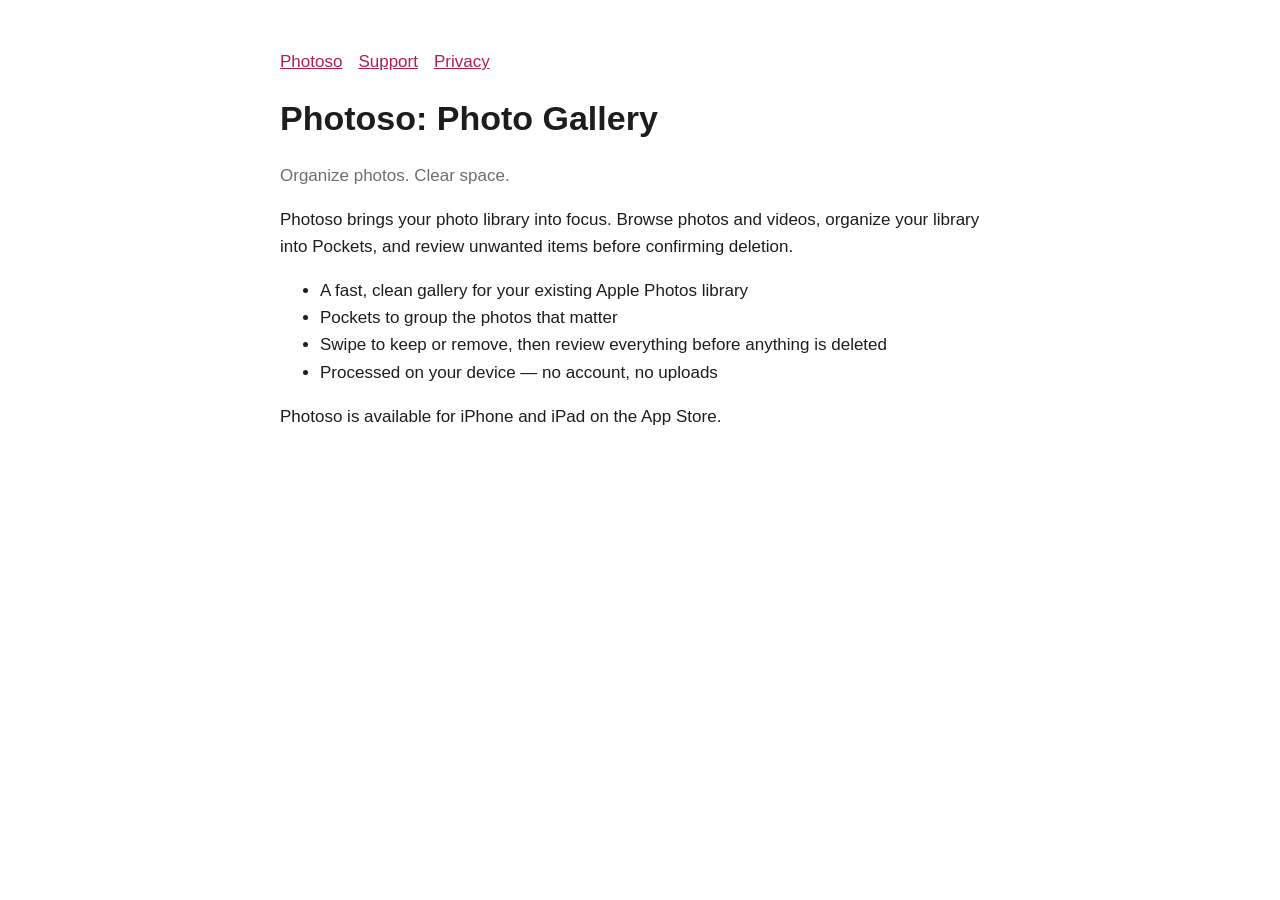
<file: index.html>
<!doctype html><html lang="en"><head><meta charset="utf-8"><meta name="viewport" content="width=device-width,initial-scale=1"><title>Photoso: Photo Gallery</title><link rel="stylesheet" href="style.css"></head><body><main><nav><a href="./">Photoso</a><a href="support.html">Support</a><a href="privacy.html">Privacy</a></nav>
<h1>Photoso: Photo Gallery</h1><p class="muted">Organize photos. Clear space.</p>
<p>Photoso brings your photo library into focus. Browse photos and videos, organize your library into Pockets, and review unwanted items before confirming deletion.</p>
<ul><li>A fast, clean gallery for your existing Apple Photos library</li><li>Pockets to group the photos that matter</li><li>Swipe to keep or remove, then review everything before anything is deleted</li><li>Processed on your device — no account, no uploads</li></ul>
<p>Photoso is available for iPhone and iPad on the App Store.</p></main></body></html>
</file>
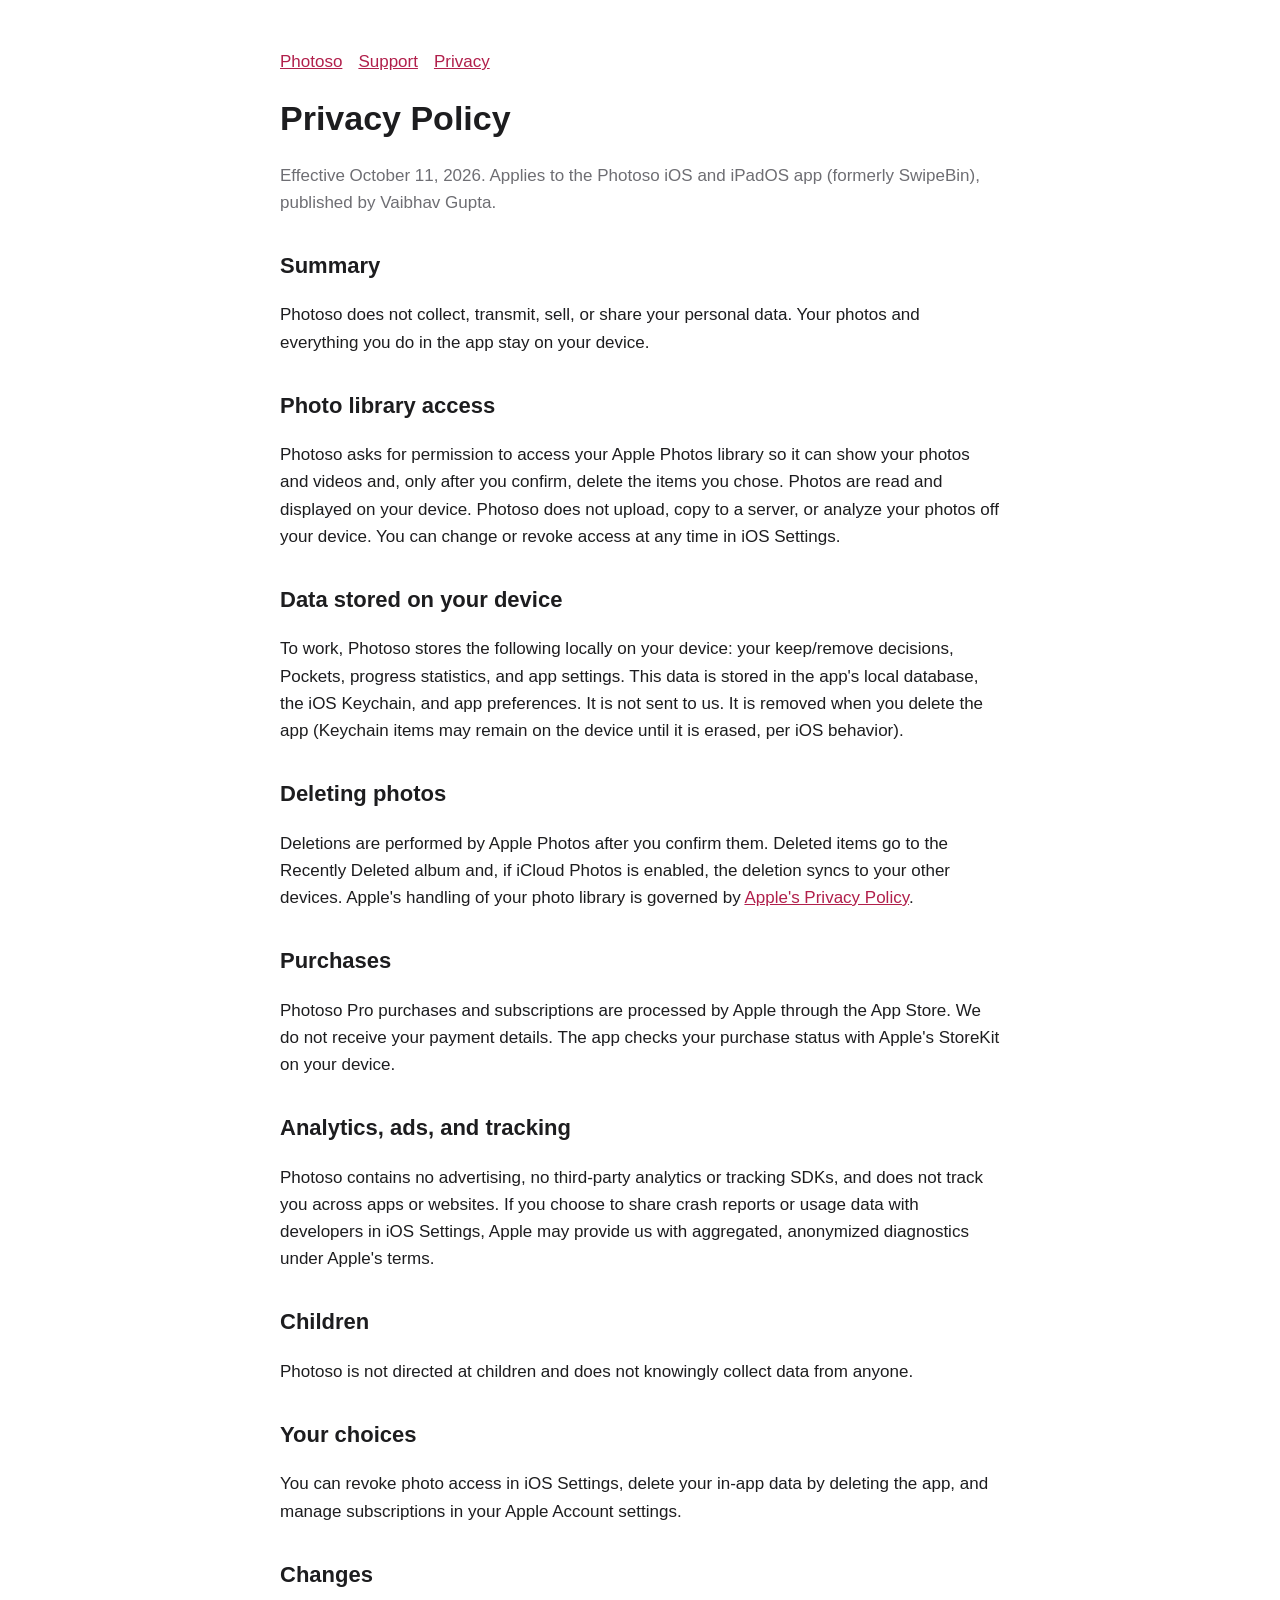
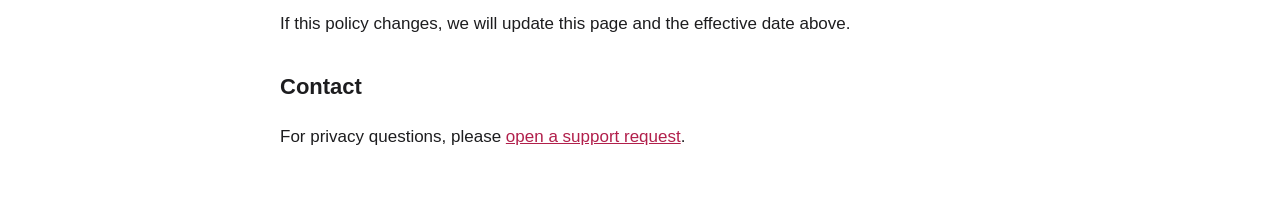
<file: privacy.html>
<!doctype html><html lang="en"><head><meta charset="utf-8"><meta name="viewport" content="width=device-width,initial-scale=1"><title>Photoso Privacy Policy</title><link rel="stylesheet" href="style.css"></head><body><main><nav><a href="./">Photoso</a><a href="support.html">Support</a><a href="privacy.html">Privacy</a></nav>
<h1>Privacy Policy</h1><p class="muted">Effective October 11, 2026. Applies to the Photoso iOS and iPadOS app (formerly SwipeBin), published by Vaibhav Gupta.</p>
<h2>Summary</h2><p>Photoso does not collect, transmit, sell, or share your personal data. Your photos and everything you do in the app stay on your device.</p>
<h2>Photo library access</h2><p>Photoso asks for permission to access your Apple Photos library so it can show your photos and videos and, only after you confirm, delete the items you chose. Photos are read and displayed on your device. Photoso does not upload, copy to a server, or analyze your photos off your device. You can change or revoke access at any time in iOS Settings.</p>
<h2>Data stored on your device</h2><p>To work, Photoso stores the following locally on your device: your keep/remove decisions, Pockets, progress statistics, and app settings. This data is stored in the app's local database, the iOS Keychain, and app preferences. It is not sent to us. It is removed when you delete the app (Keychain items may remain on the device until it is erased, per iOS behavior).</p>
<h2>Deleting photos</h2><p>Deletions are performed by Apple Photos after you confirm them. Deleted items go to the Recently Deleted album and, if iCloud Photos is enabled, the deletion syncs to your other devices. Apple's handling of your photo library is governed by <a href="https://www.apple.com/legal/privacy/">Apple's Privacy Policy</a>.</p>
<h2>Purchases</h2><p>Photoso Pro purchases and subscriptions are processed by Apple through the App Store. We do not receive your payment details. The app checks your purchase status with Apple's StoreKit on your device.</p>
<h2>Analytics, ads, and tracking</h2><p>Photoso contains no advertising, no third-party analytics or tracking SDKs, and does not track you across apps or websites. If you choose to share crash reports or usage data with developers in iOS Settings, Apple may provide us with aggregated, anonymized diagnostics under Apple's terms.</p>
<h2>Children</h2><p>Photoso is not directed at children and does not knowingly collect data from anyone.</p>
<h2>Your choices</h2><p>You can revoke photo access in iOS Settings, delete your in-app data by deleting the app, and manage subscriptions in your Apple Account settings.</p>
<h2>Changes</h2><p>If this policy changes, we will update this page and the effective date above.</p>
<h2>Contact</h2><p>For privacy questions, please <a href="https://github.com/callmevg/photoso/issues/new">open a support request</a>.</p></main></body></html>
</file>
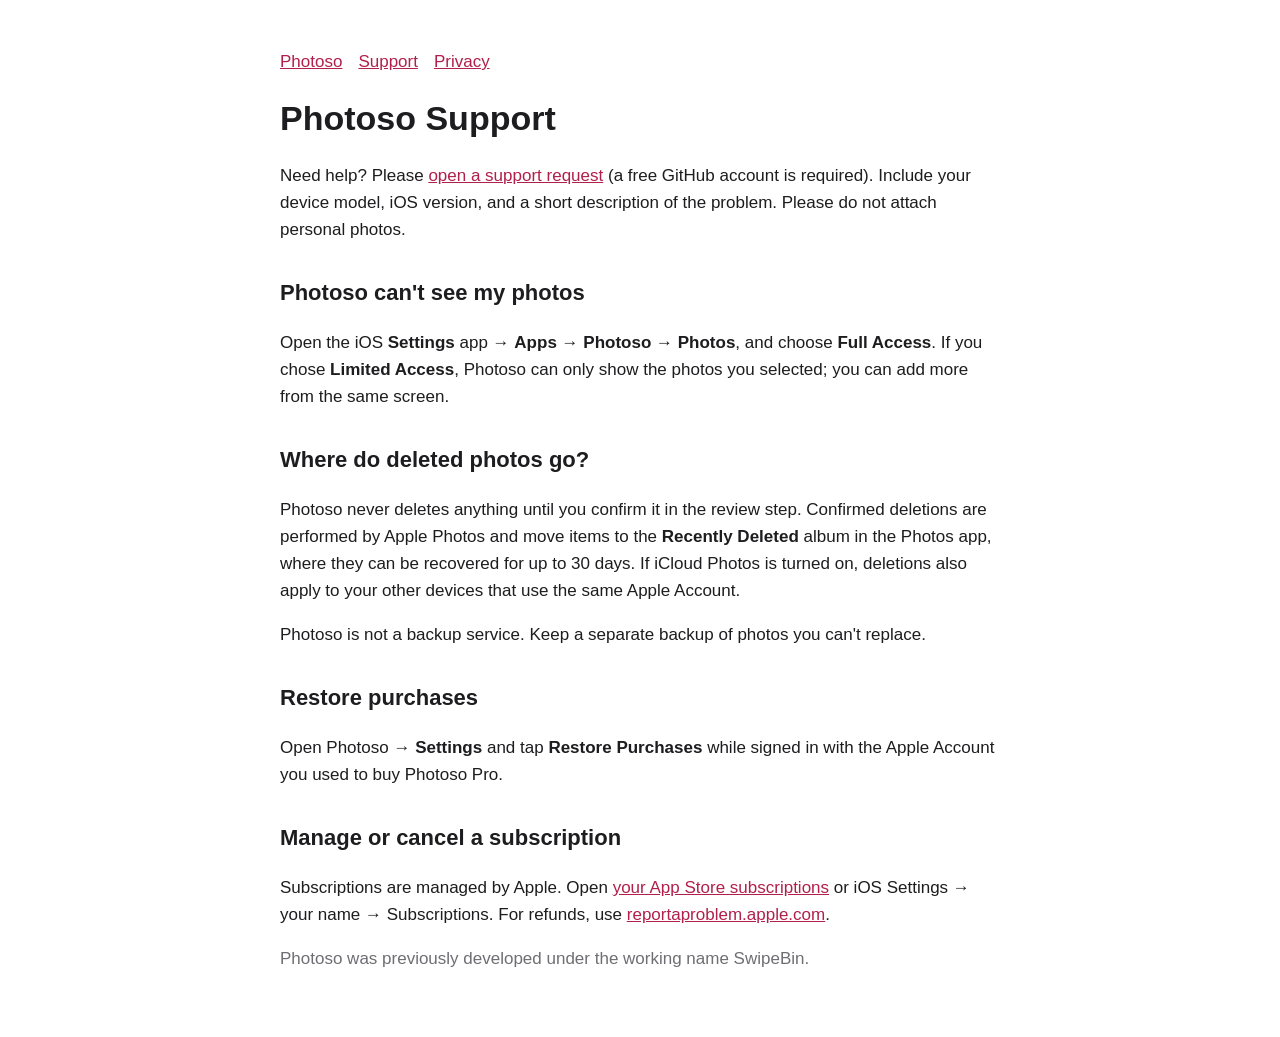
<file: support.html>
<!doctype html><html lang="en"><head><meta charset="utf-8"><meta name="viewport" content="width=device-width,initial-scale=1"><title>Photoso Support</title><link rel="stylesheet" href="style.css"></head><body><main><nav><a href="./">Photoso</a><a href="support.html">Support</a><a href="privacy.html">Privacy</a></nav>
<h1>Photoso Support</h1>
<p>Need help? Please <a href="https://github.com/callmevg/photoso/issues/new">open a support request</a> (a free GitHub account is required). Include your device model, iOS version, and a short description of the problem. Please do not attach personal photos.</p>
<h2>Photoso can't see my photos</h2>
<p>Open the iOS <strong>Settings</strong> app &rarr; <strong>Apps</strong> &rarr; <strong>Photoso</strong> &rarr; <strong>Photos</strong>, and choose <strong>Full Access</strong>. If you chose <strong>Limited Access</strong>, Photoso can only show the photos you selected; you can add more from the same screen.</p>
<h2>Where do deleted photos go?</h2>
<p>Photoso never deletes anything until you confirm it in the review step. Confirmed deletions are performed by Apple Photos and move items to the <strong>Recently Deleted</strong> album in the Photos app, where they can be recovered for up to 30 days. If iCloud Photos is turned on, deletions also apply to your other devices that use the same Apple Account.</p>
<p>Photoso is not a backup service. Keep a separate backup of photos you can't replace.</p>
<h2>Restore purchases</h2>
<p>Open Photoso &rarr; <strong>Settings</strong> and tap <strong>Restore Purchases</strong> while signed in with the Apple Account you used to buy Photoso Pro.</p>
<h2>Manage or cancel a subscription</h2>
<p>Subscriptions are managed by Apple. Open <a href="https://apps.apple.com/account/subscriptions">your App Store subscriptions</a> or iOS Settings &rarr; your name &rarr; Subscriptions. For refunds, use <a href="https://reportaproblem.apple.com">reportaproblem.apple.com</a>.</p>
<p class="muted">Photoso was previously developed under the working name SwipeBin.</p></main></body></html>
</file>
<file: style.css>
:root{color-scheme:light dark;--fg:#1d1d1f;--muted:#6e6e73;--bg:#fff;--accent:#b11f4b}
@media (prefers-color-scheme:dark){:root{--fg:#f5f5f7;--muted:#a1a1a6;--bg:#000;--accent:#fd8ea1}}
body{margin:0;font:17px/1.6 -apple-system,BlinkMacSystemFont,"Segoe UI",sans-serif;background:var(--bg);color:var(--fg)}
main{max-width:720px;margin:0 auto;padding:48px 24px}
h1{font-size:34px;line-height:1.2}h2{font-size:22px;margin-top:32px}
a{color:var(--accent)}.muted{color:var(--muted)}nav a{margin-right:16px}
</file>
